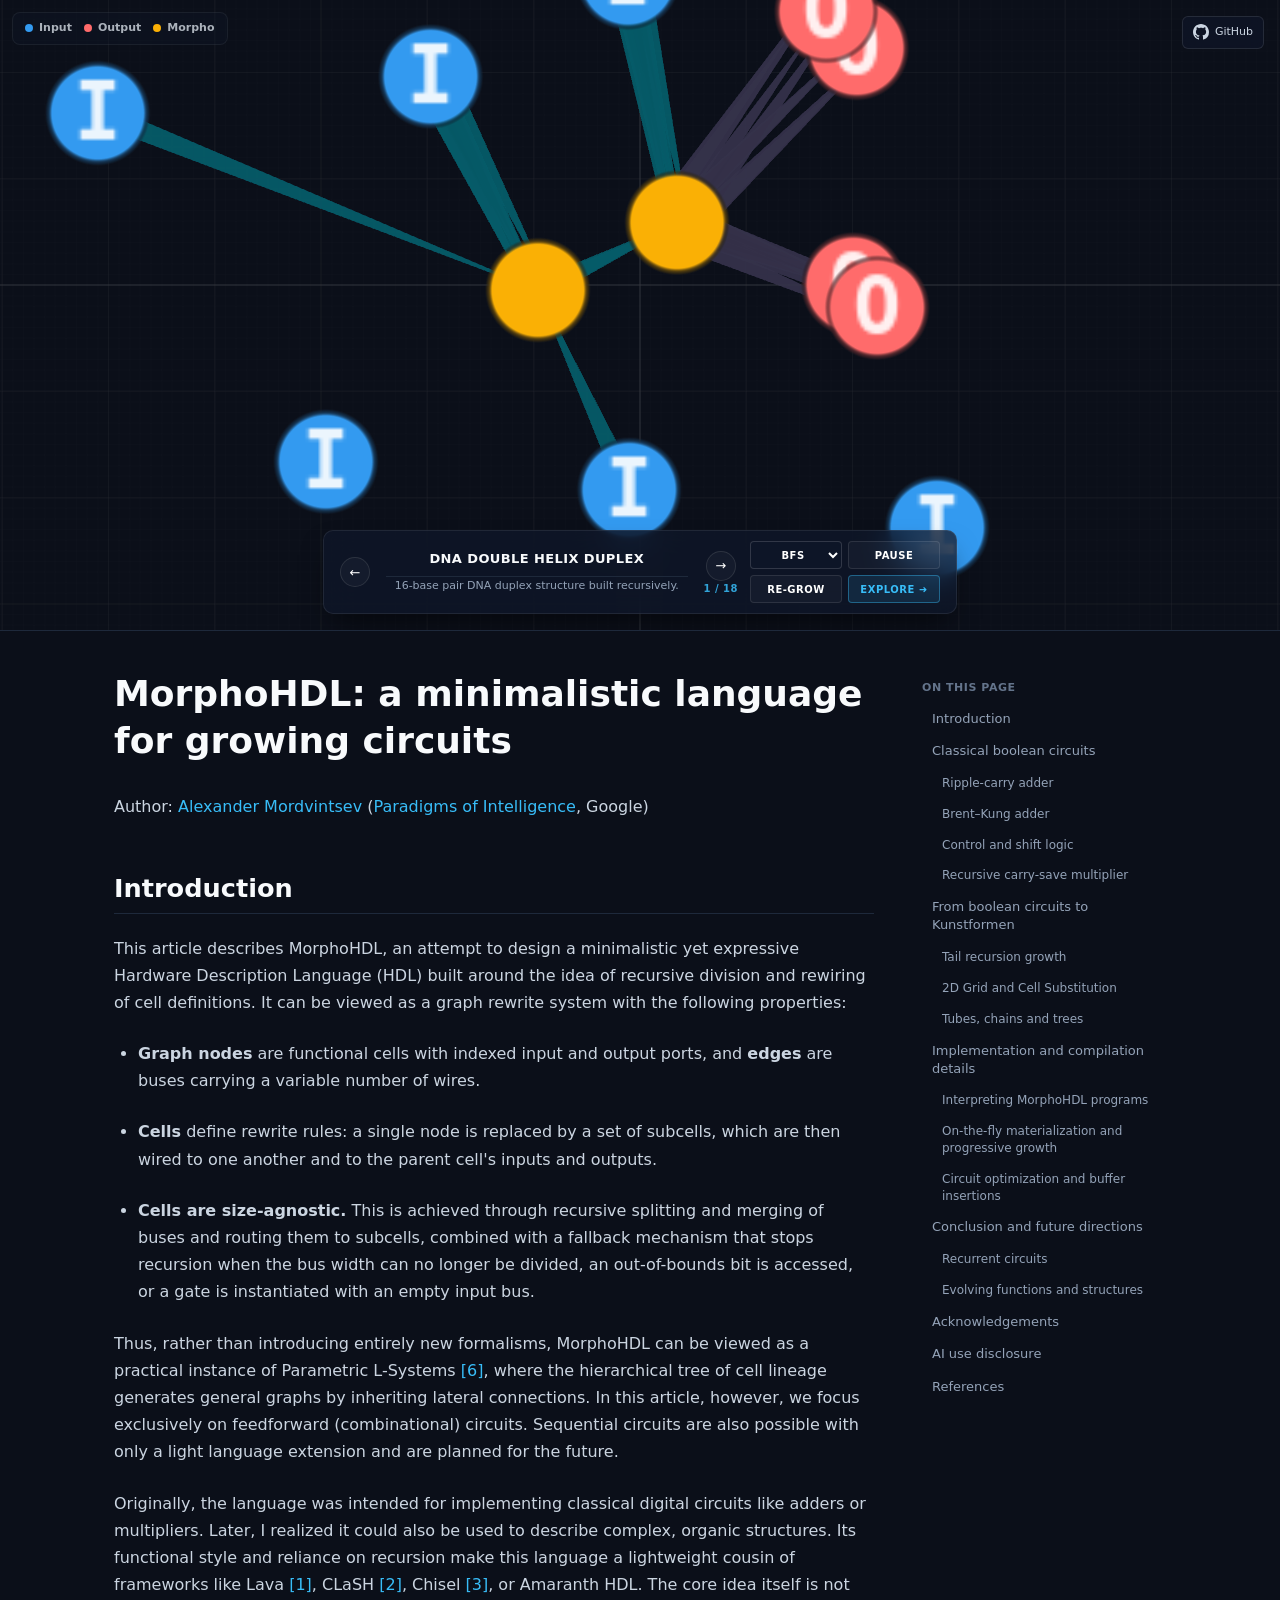
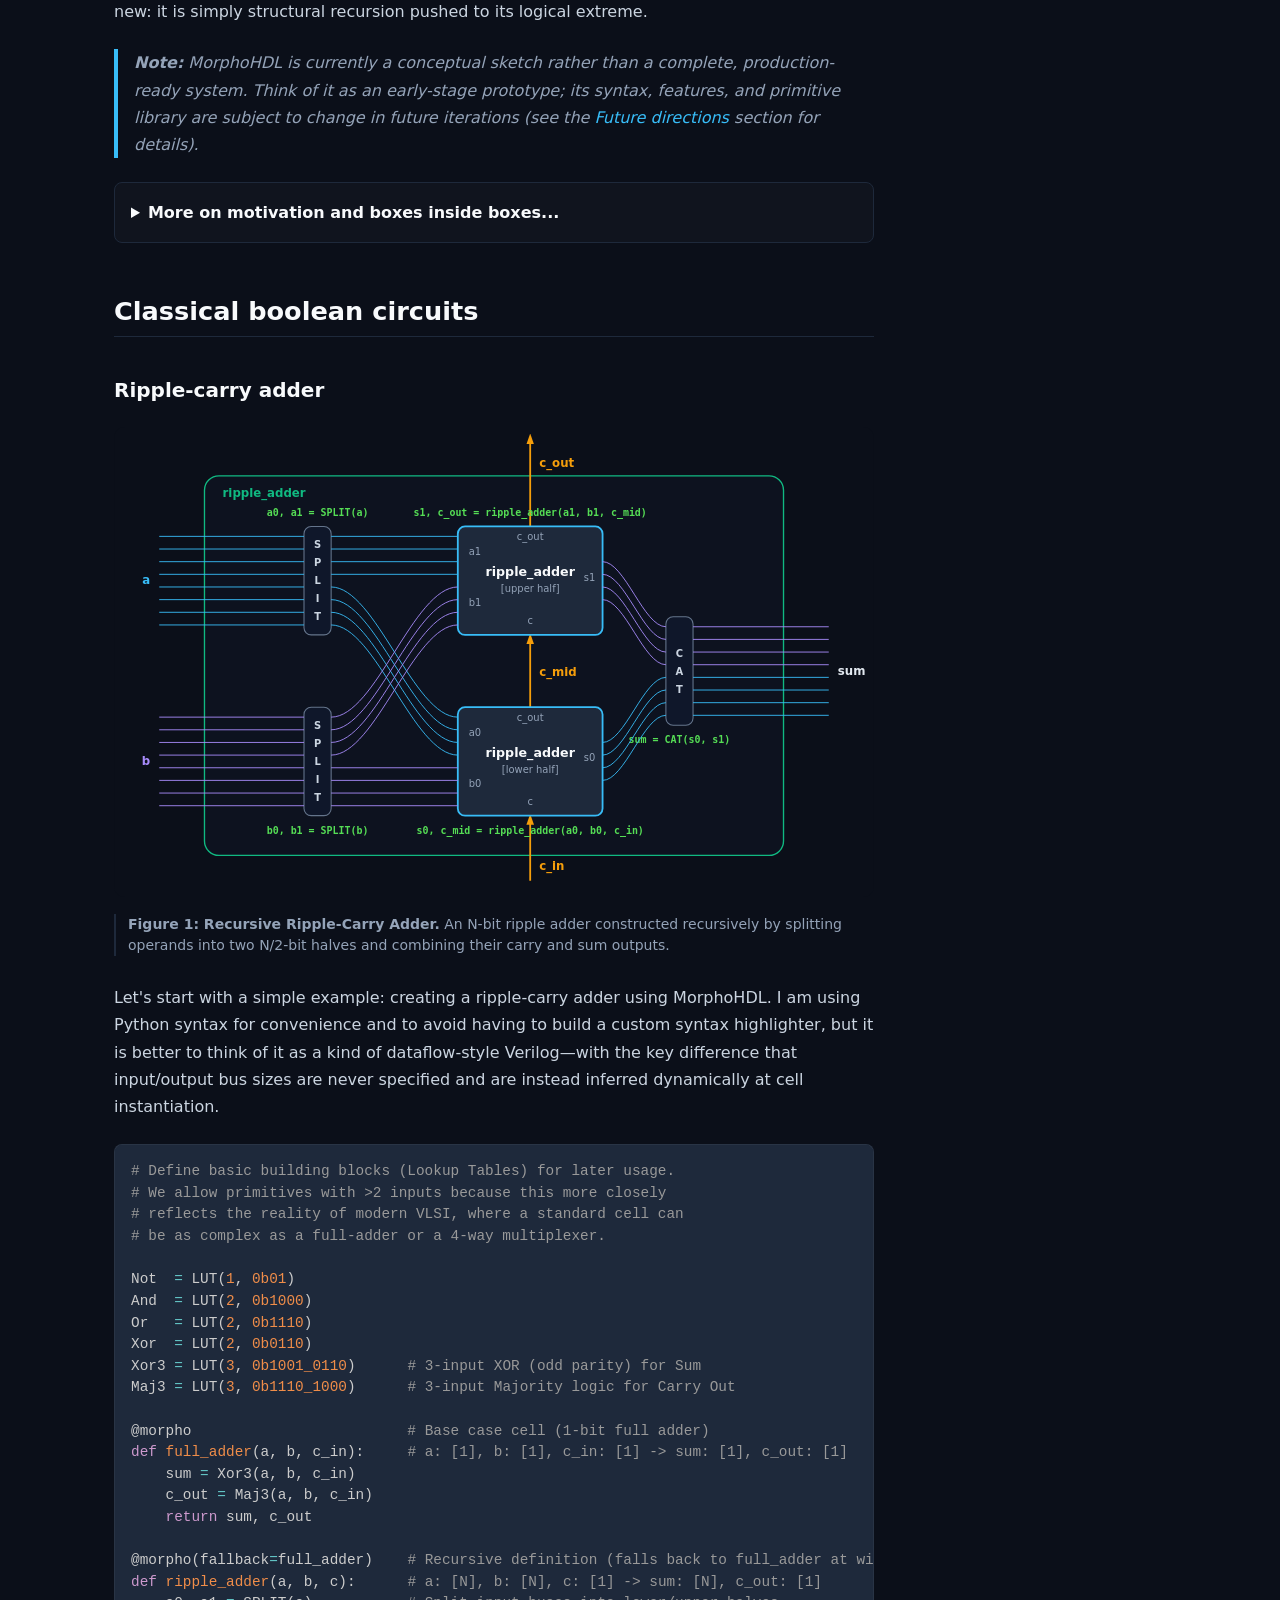
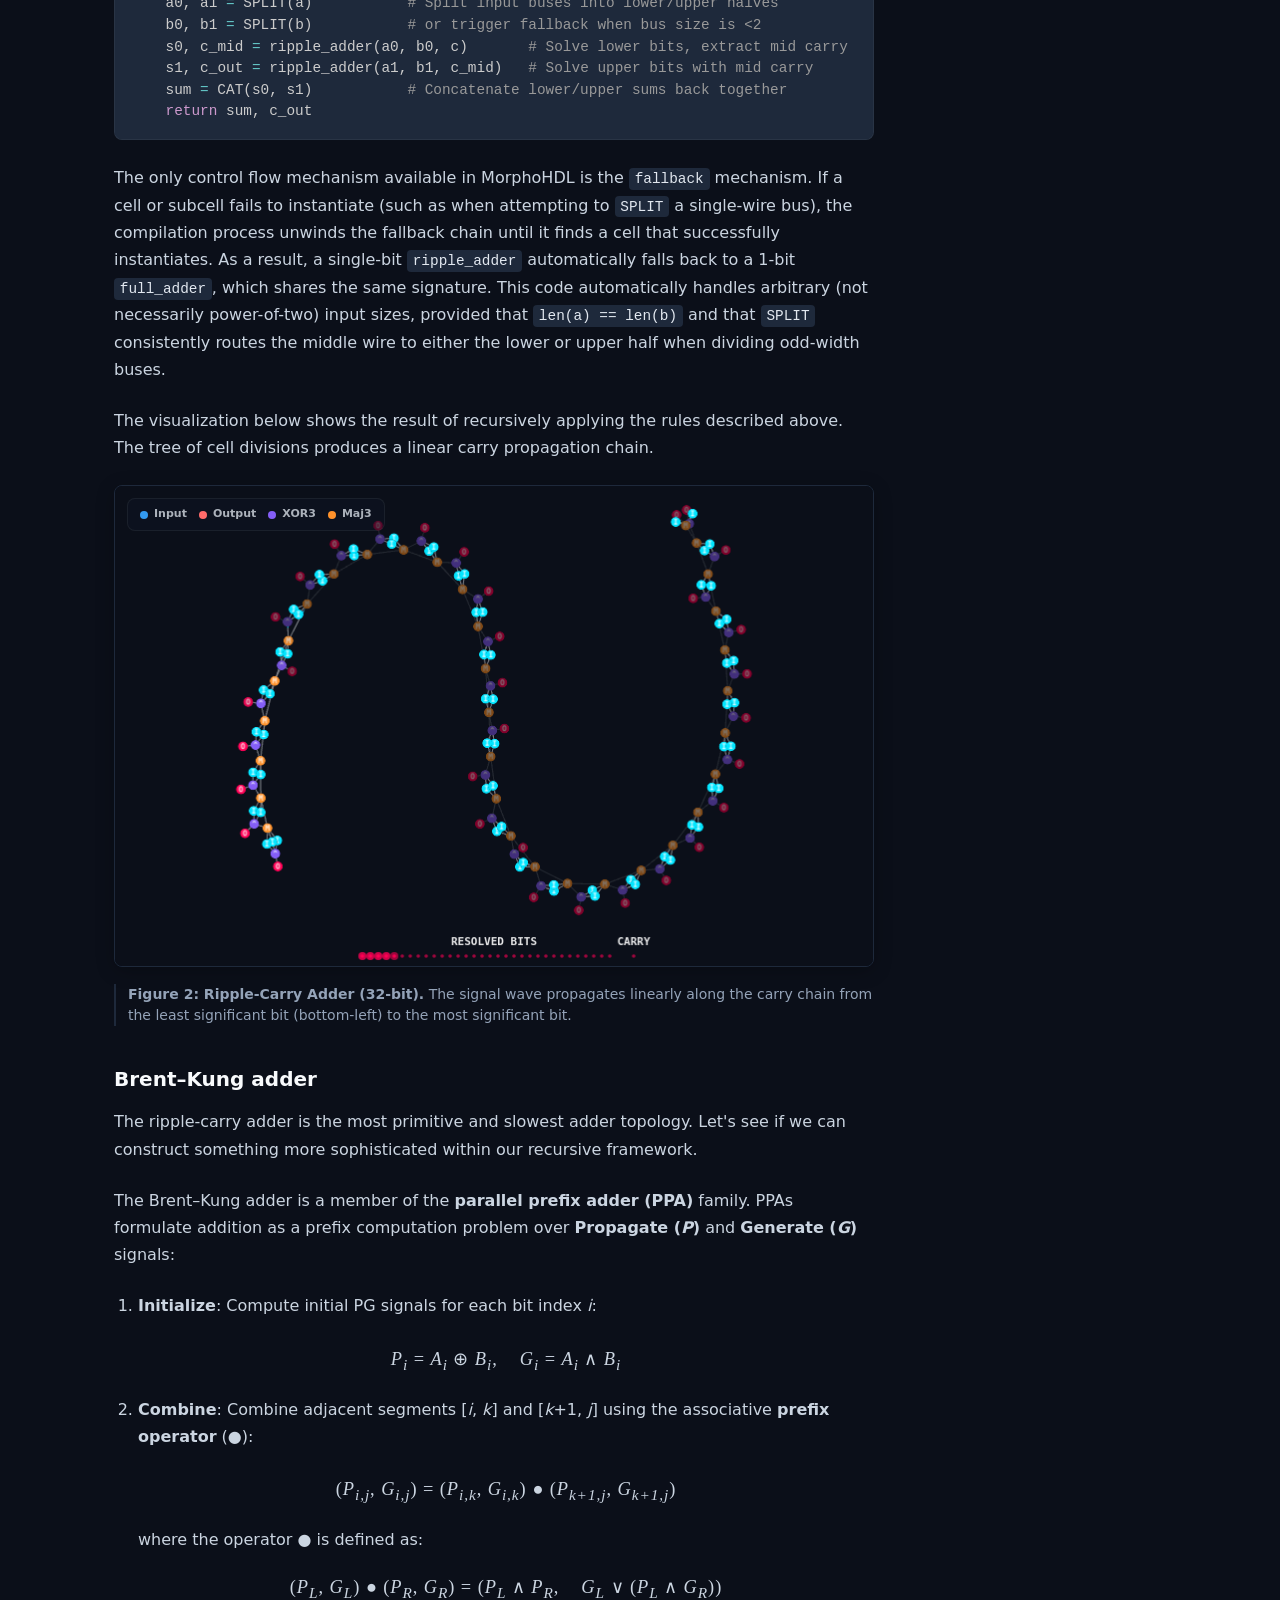
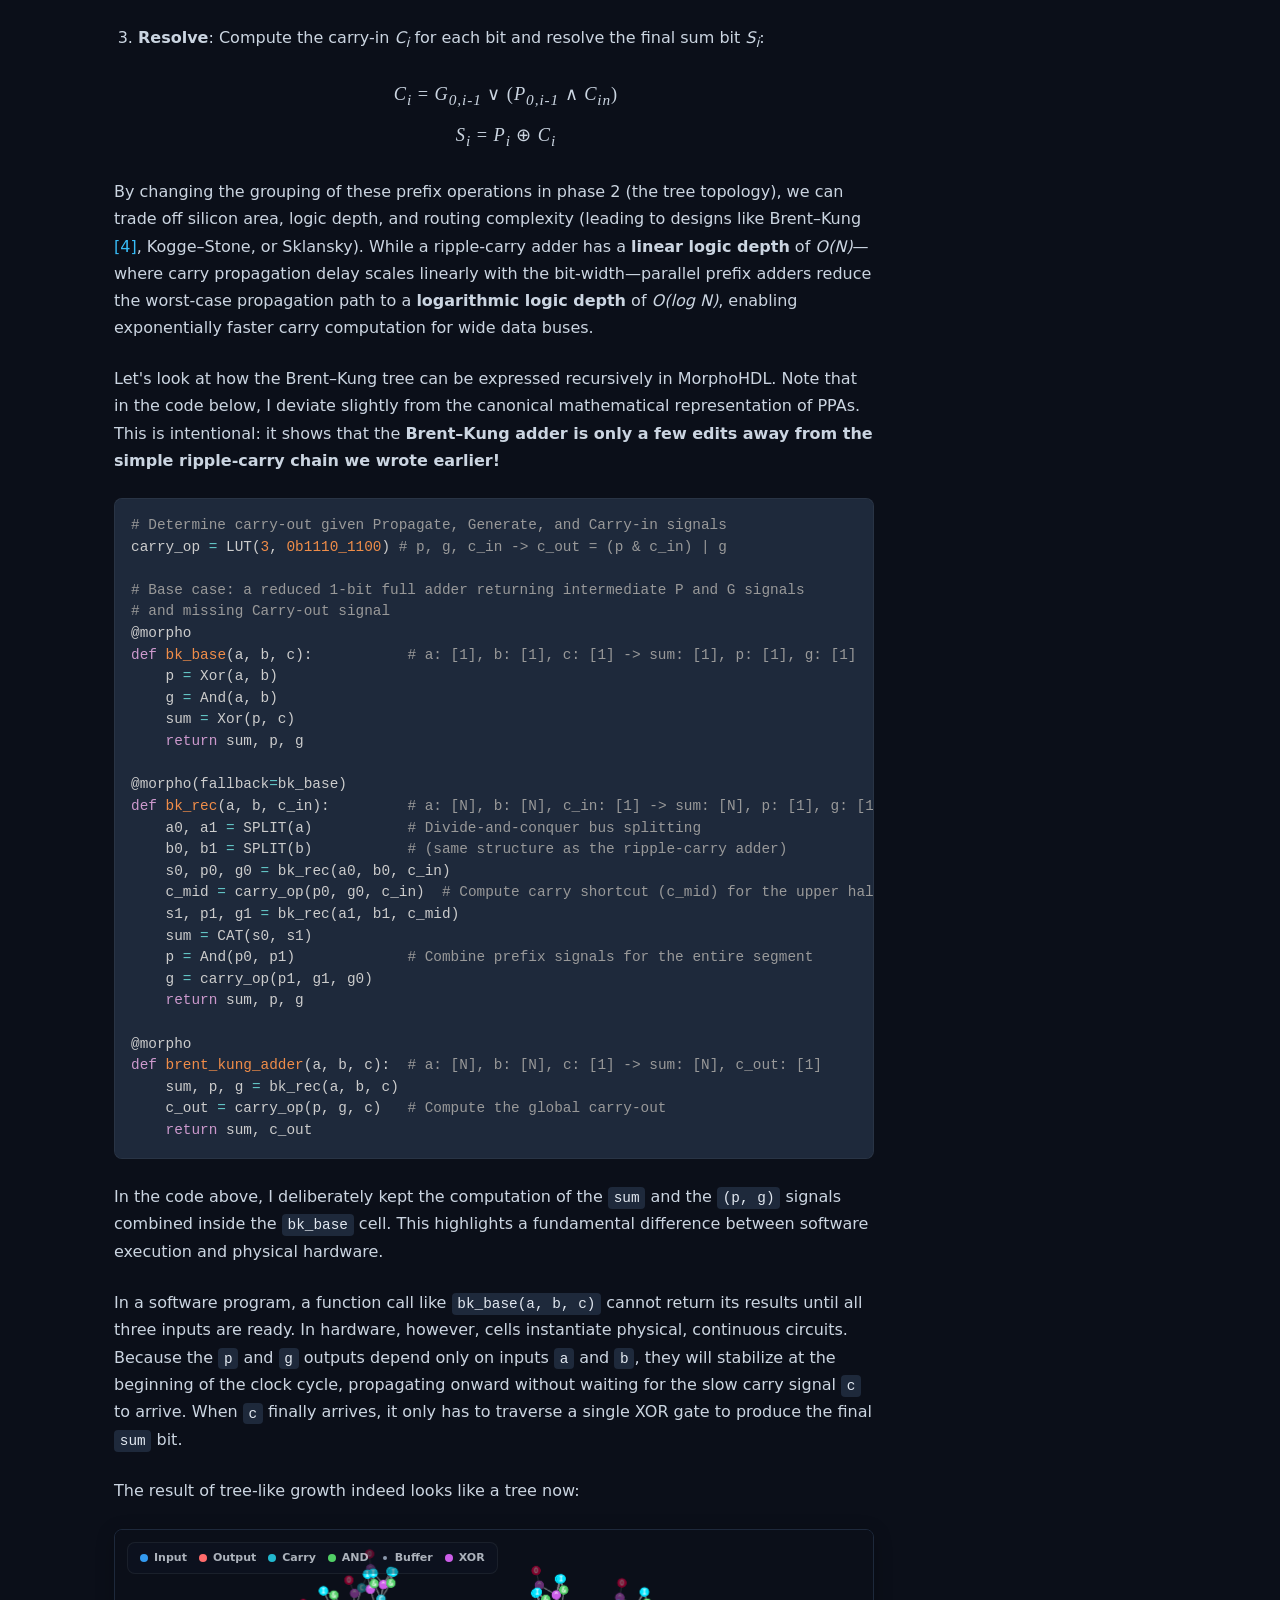
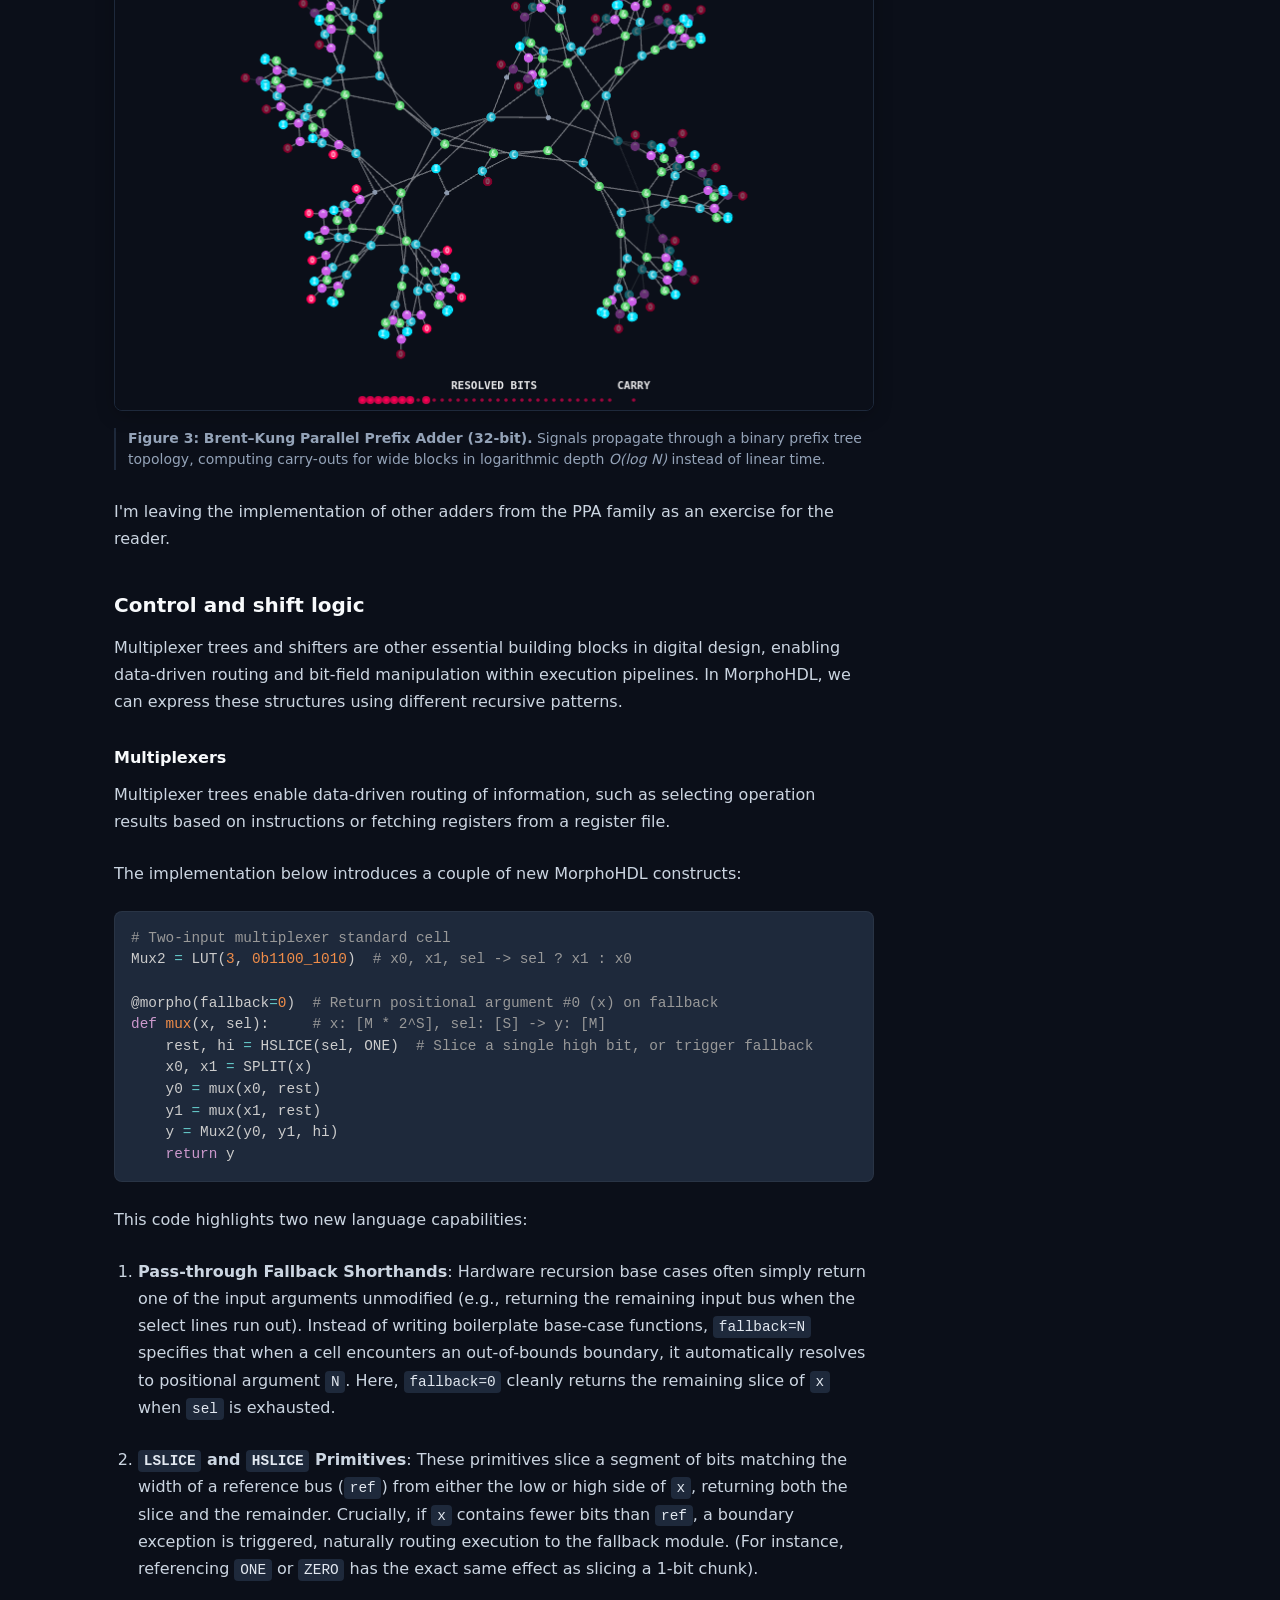
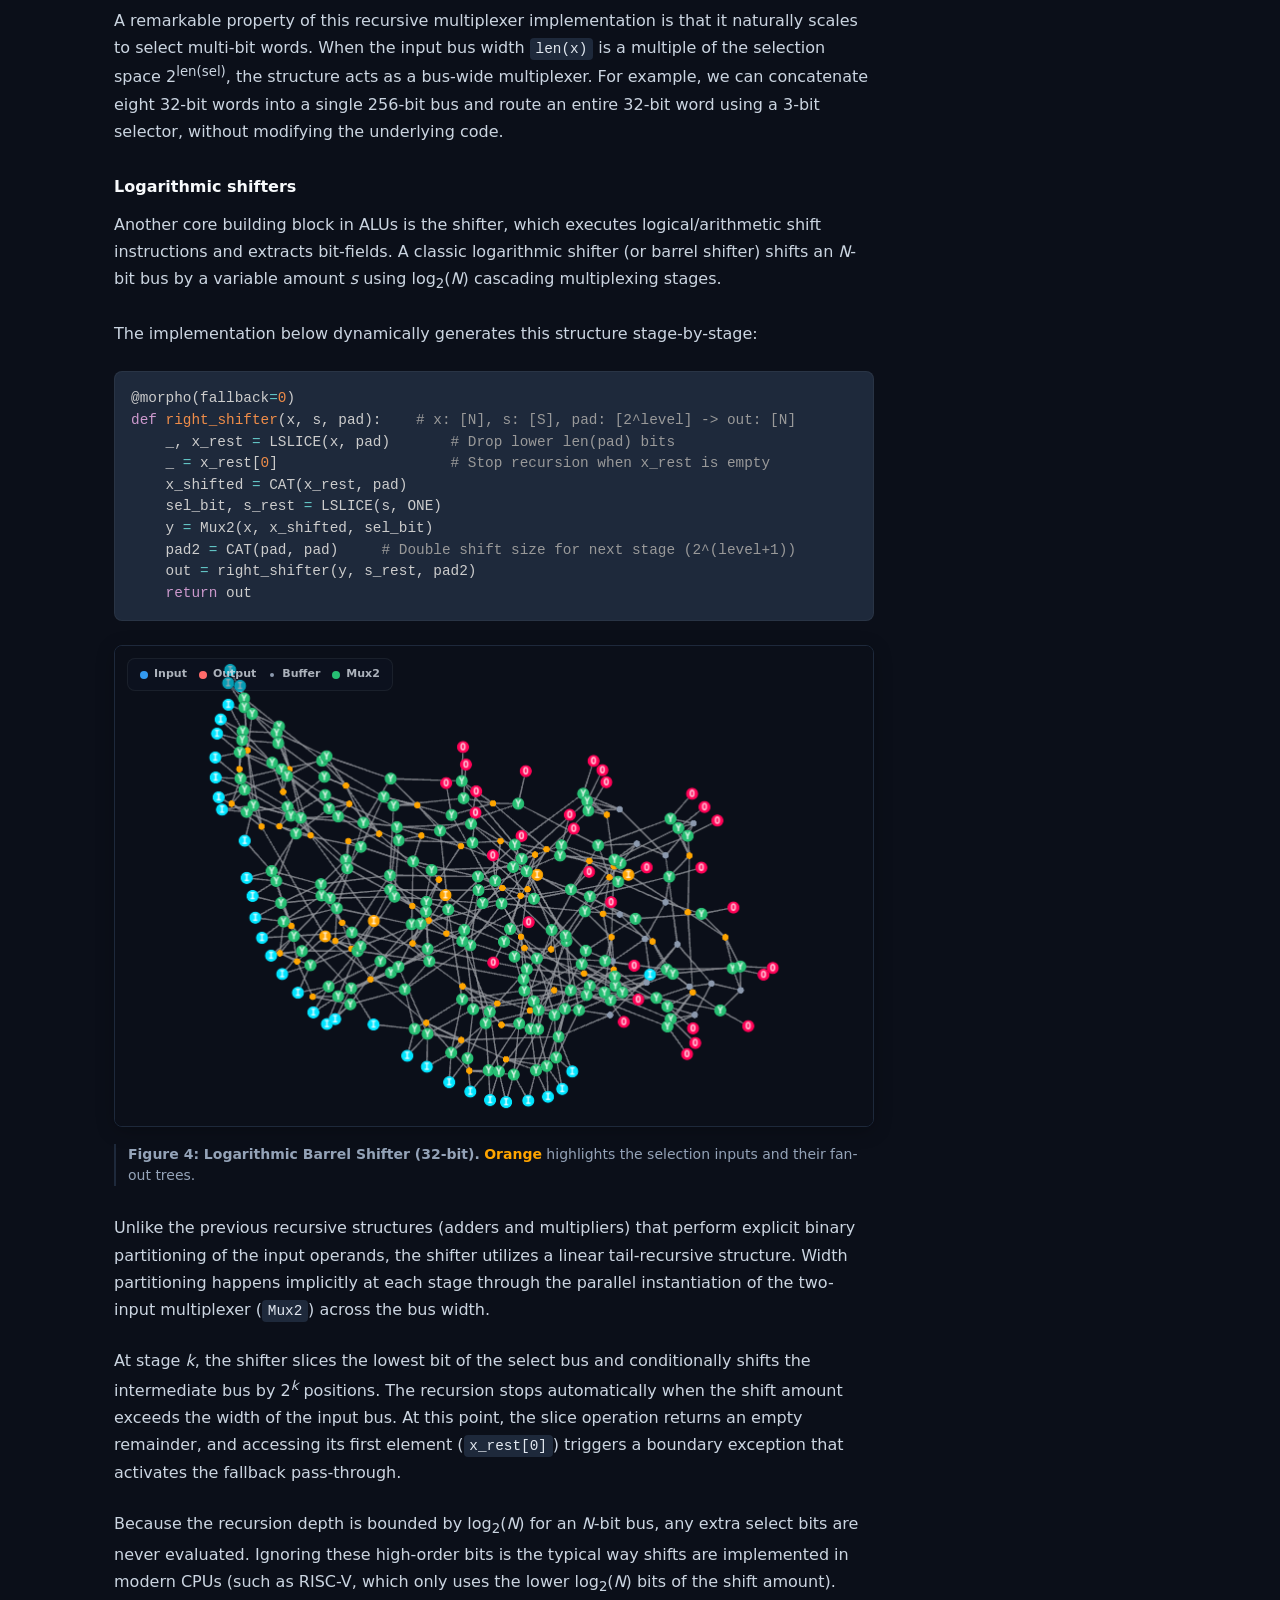
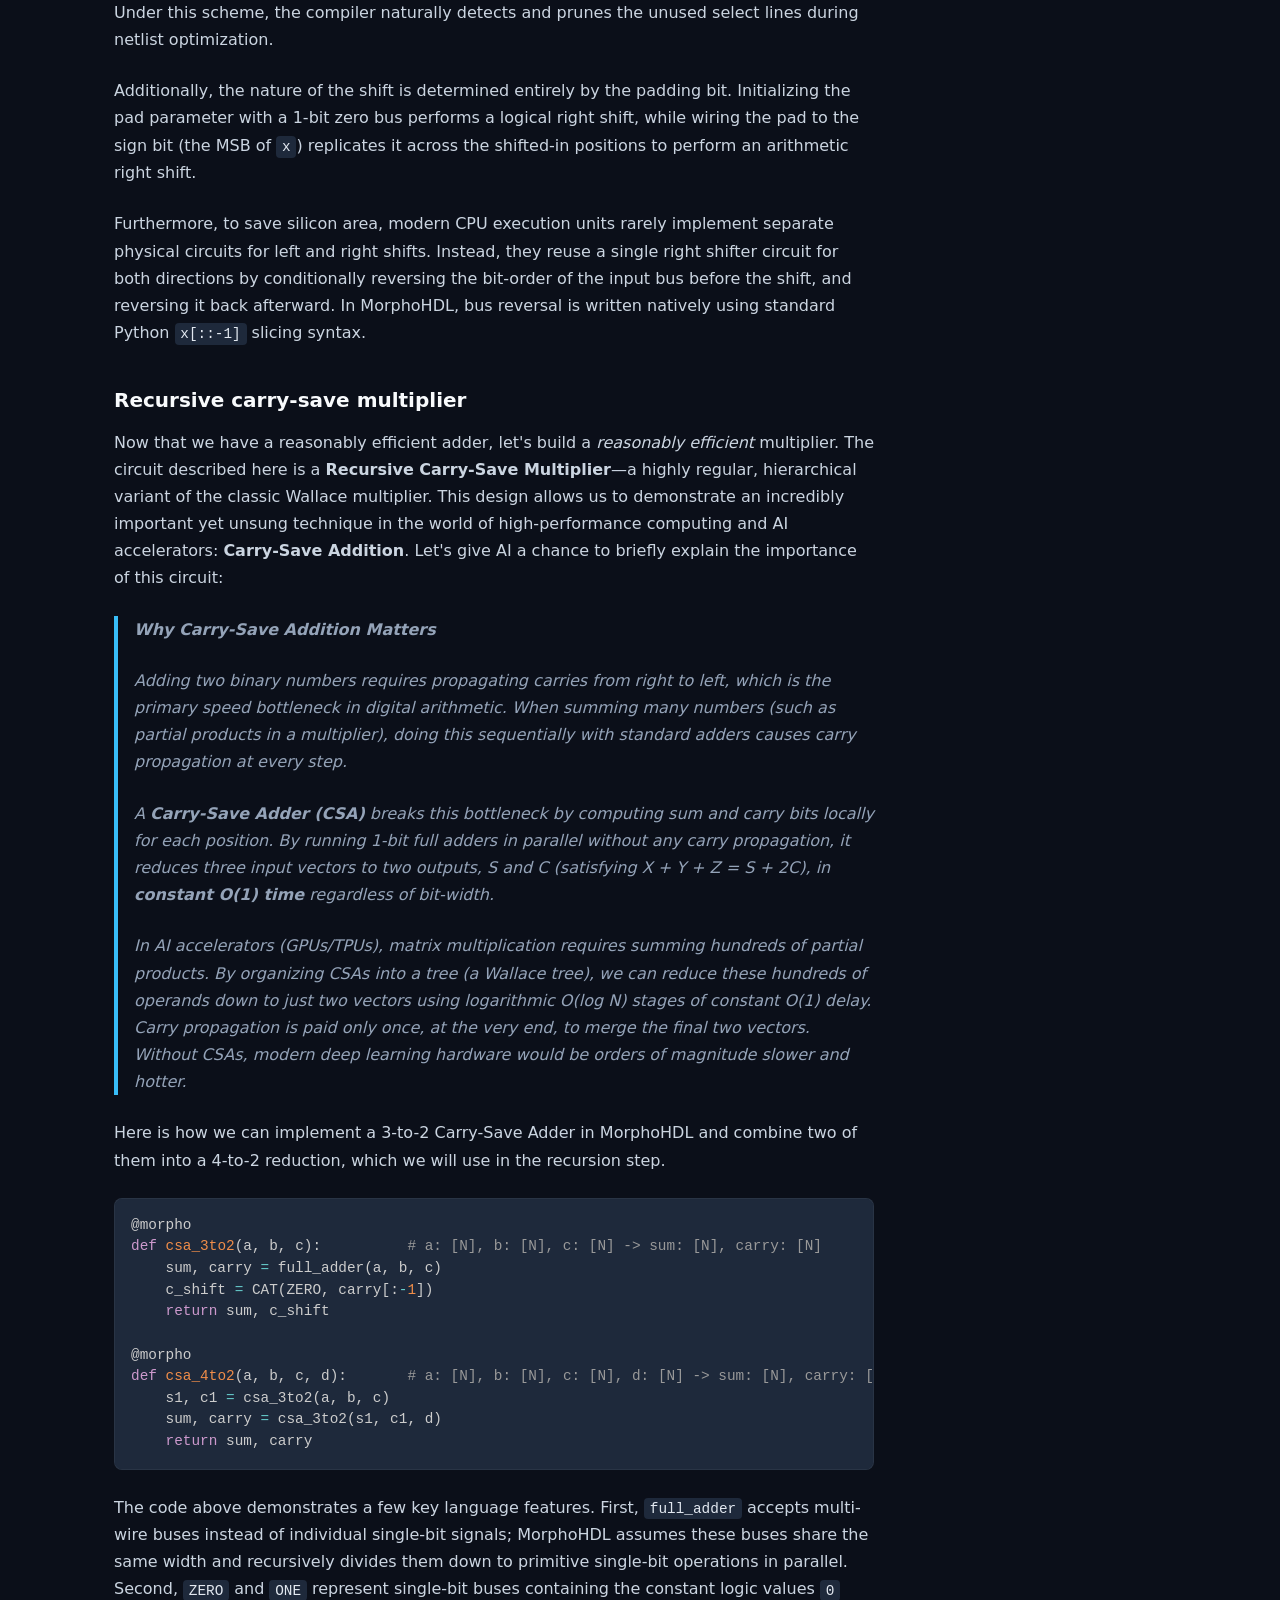
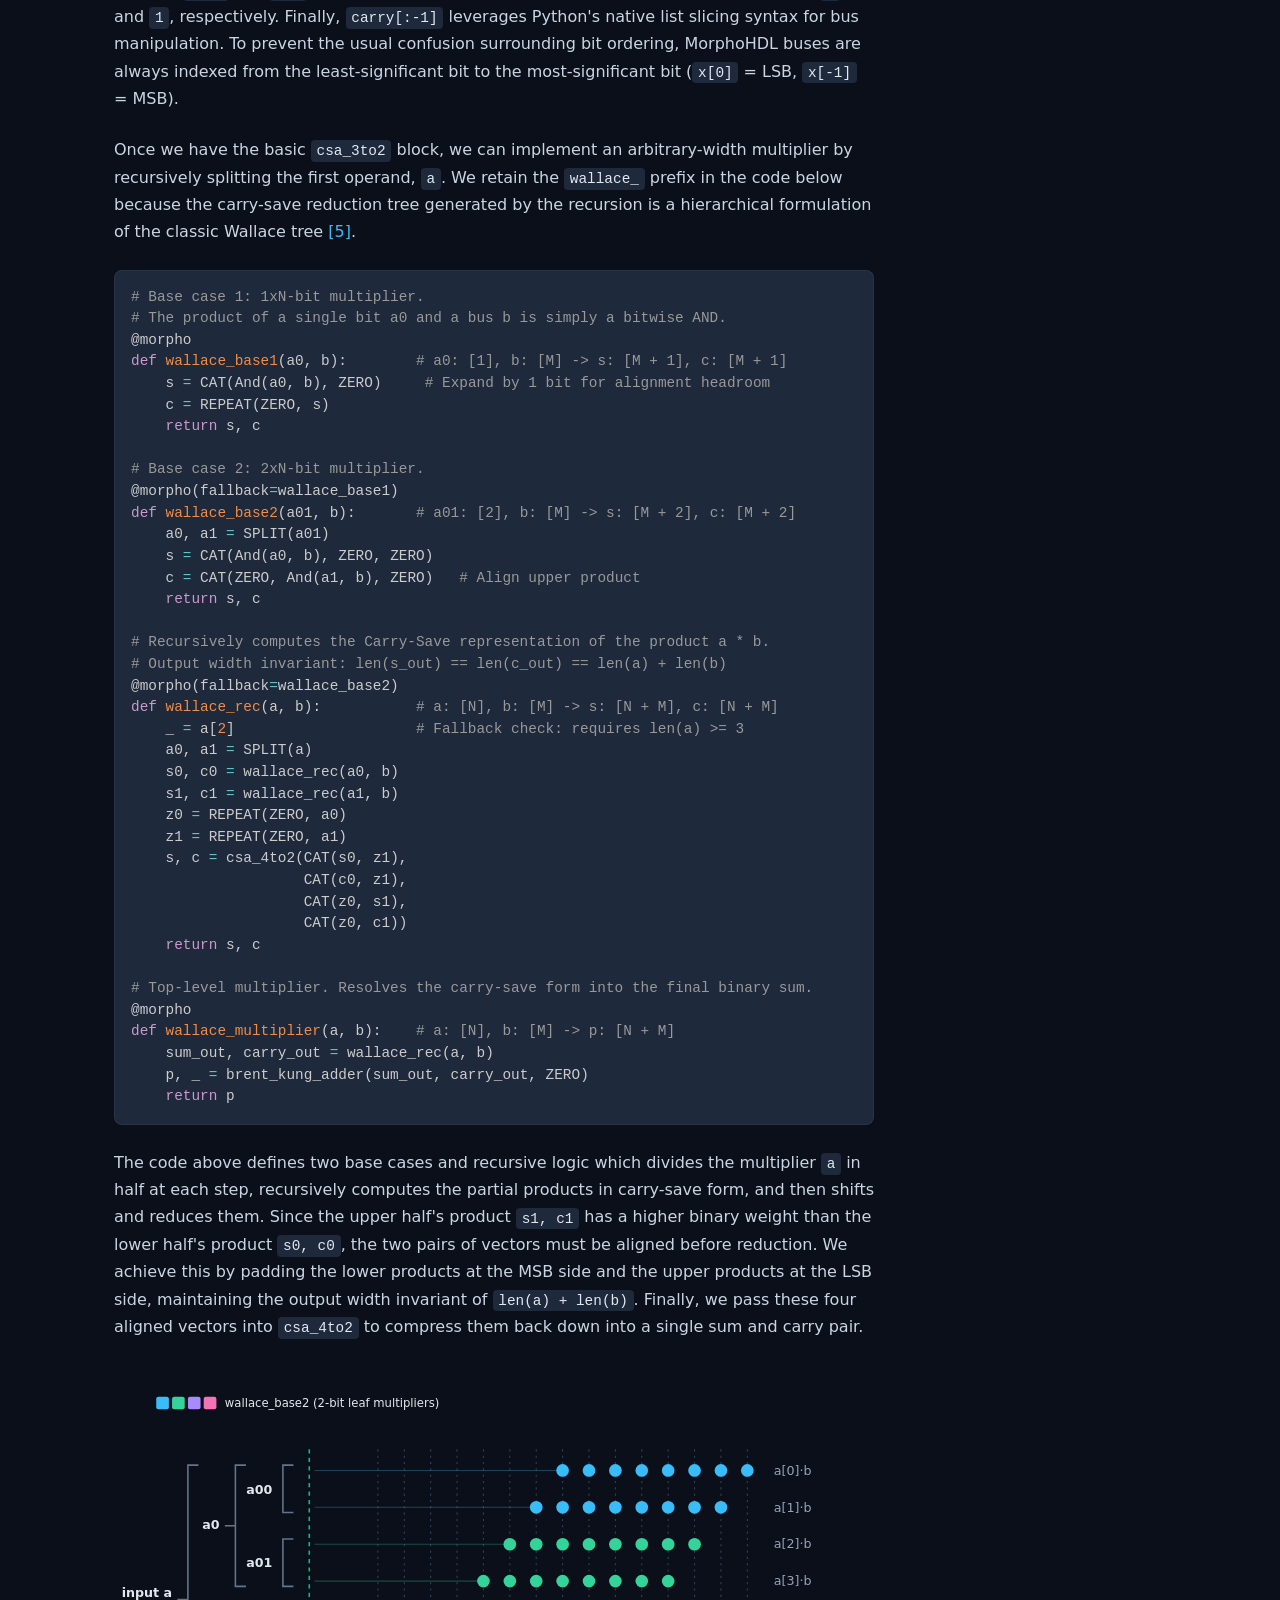
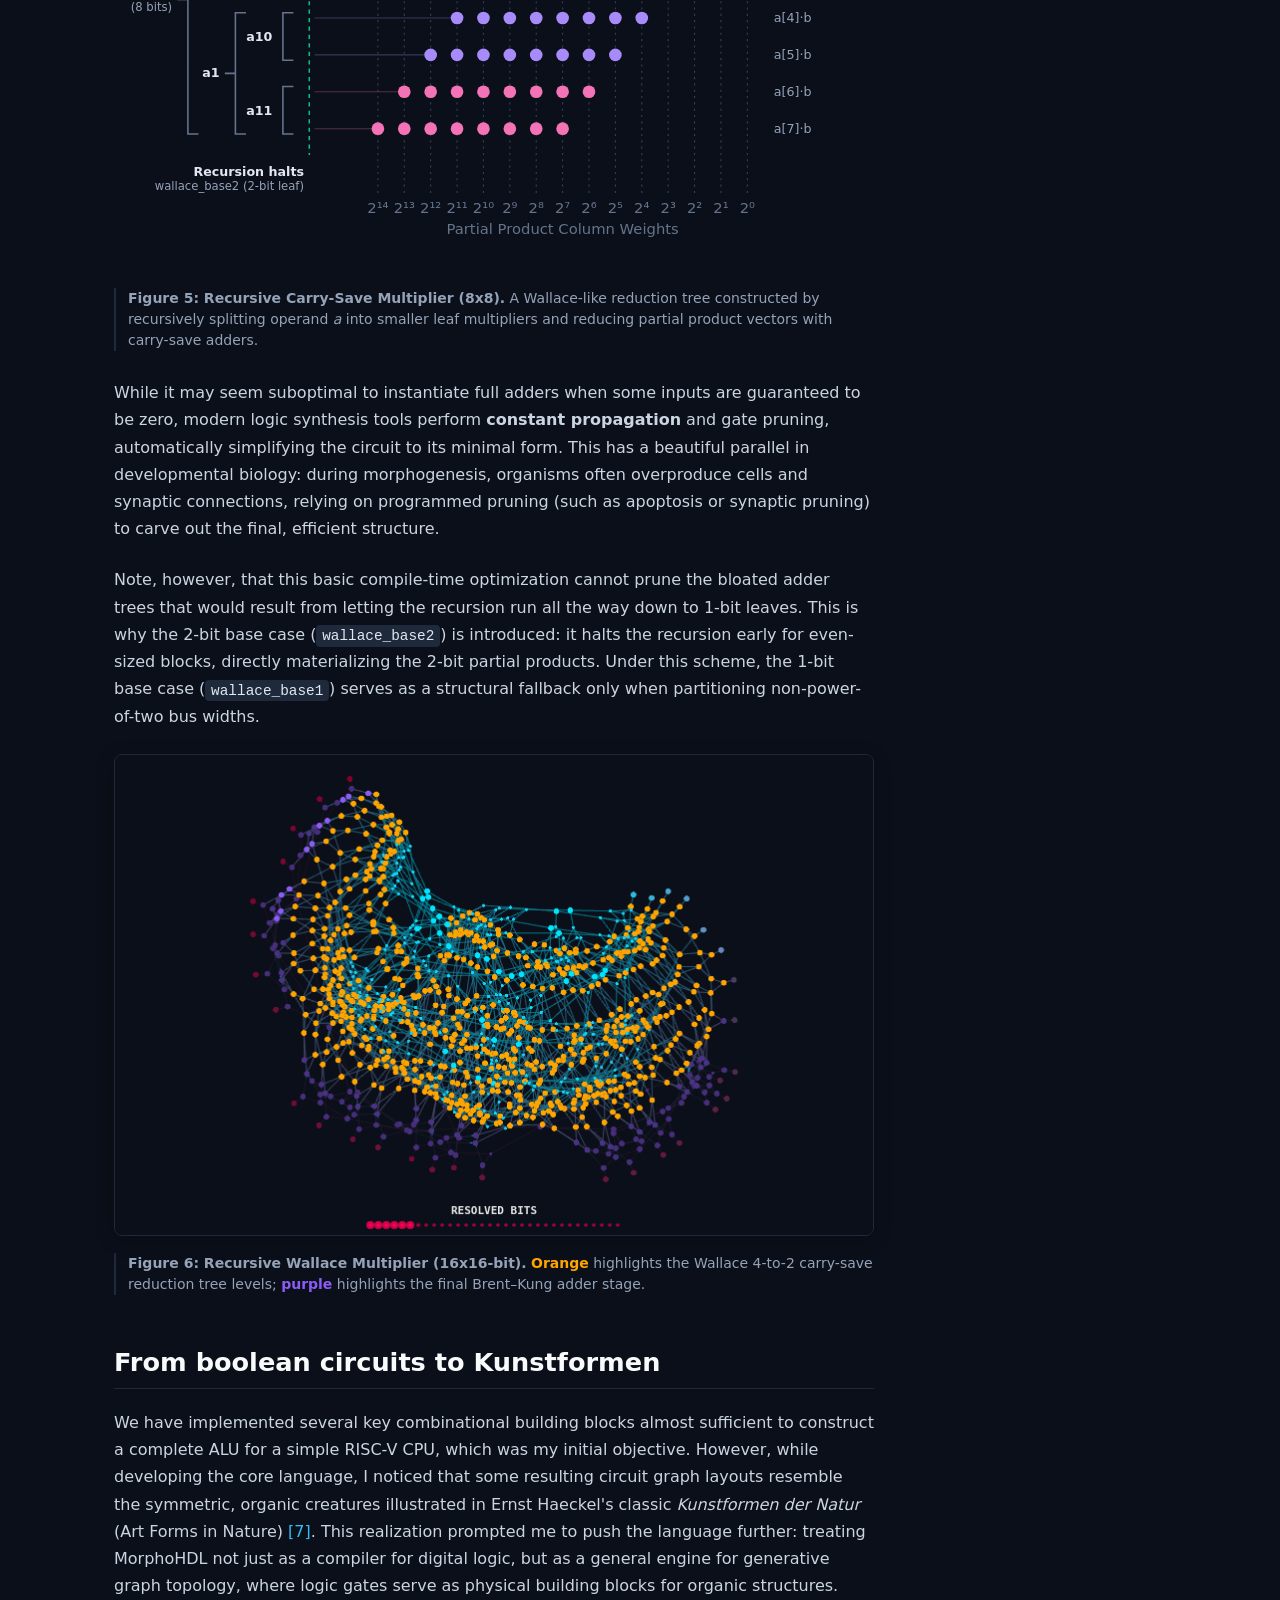
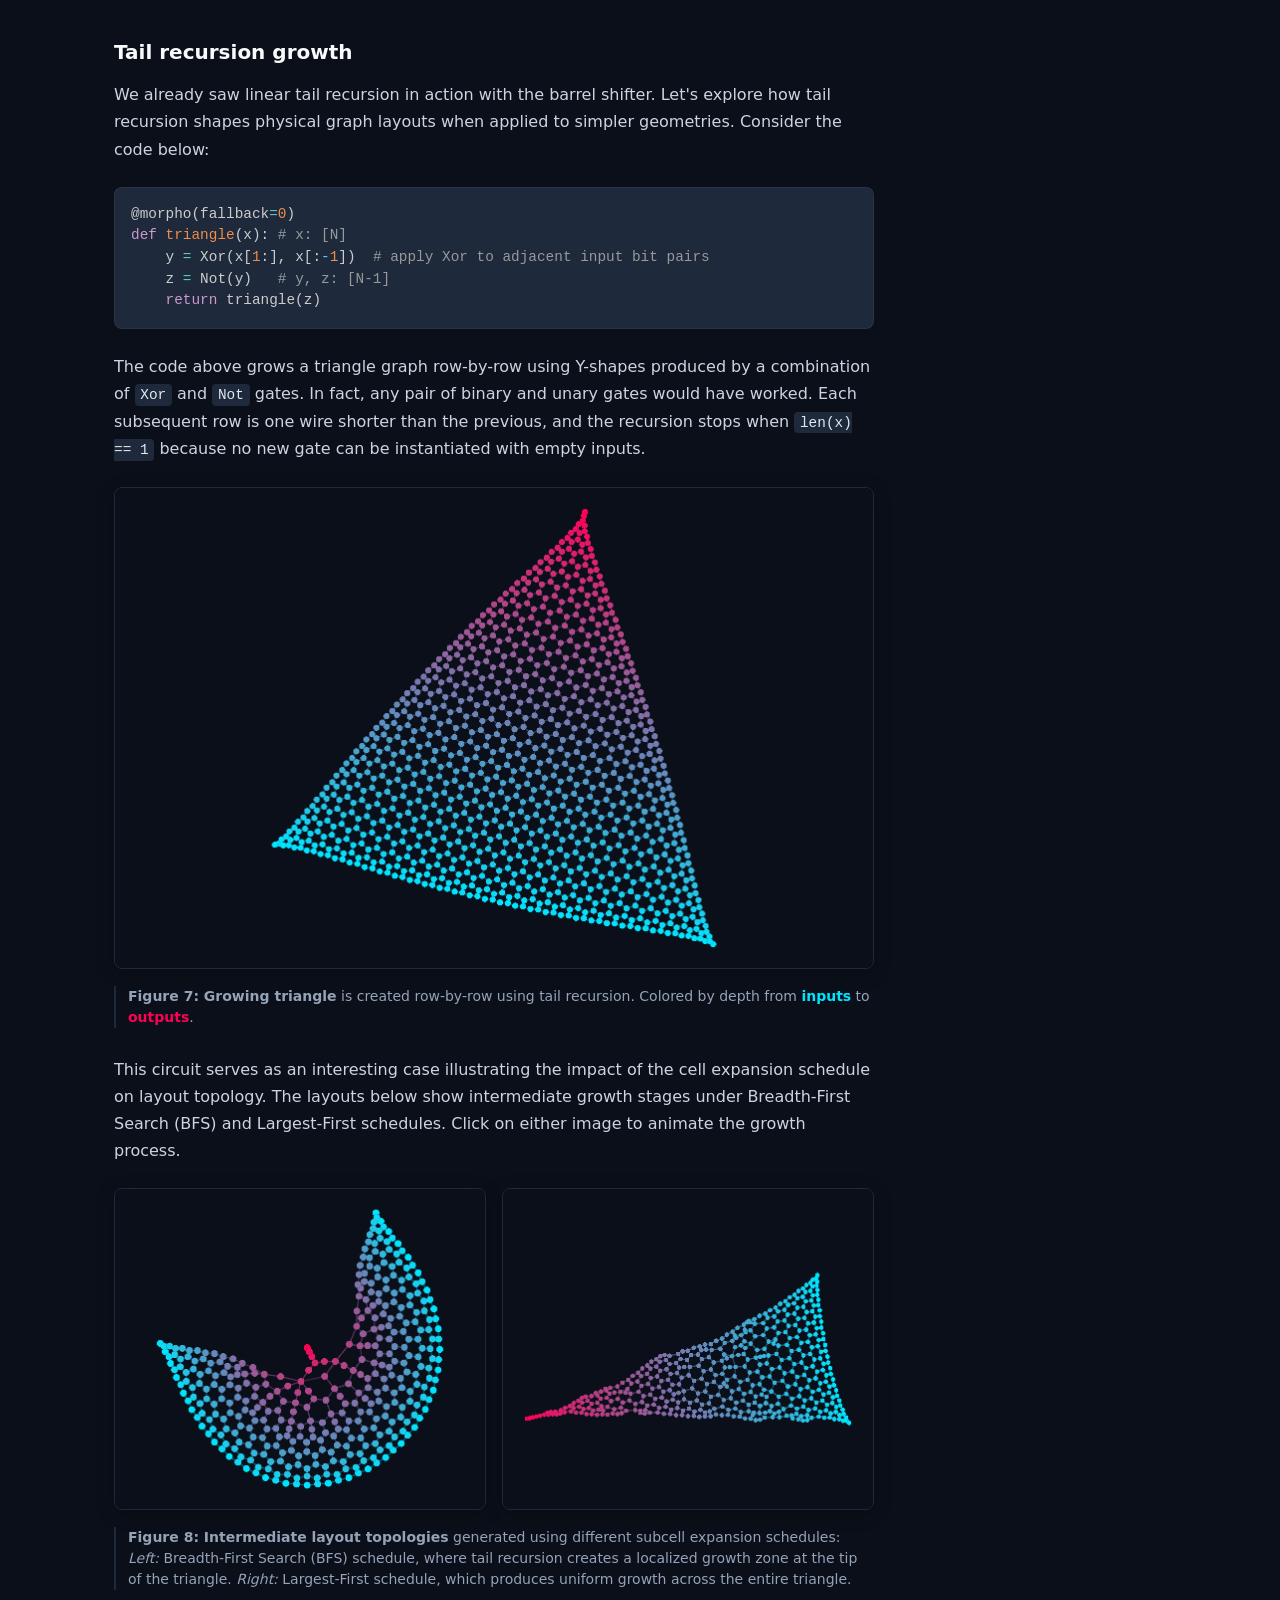
<file: index.html>
<!DOCTYPE html>
<html lang="en">

<head>
    <meta charset="UTF-8">
    <meta name="viewport" content="width=device-width, initial-scale=1.0">
    <title>MorphoHDL: a minimalistic language for growing circuits</title>
    <script src="third_party/marked/marked.min.js"></script>
    <script type="module" src="js/article.js"></script>
    <link rel="preload" href="article.md" as="fetch" crossorigin="anonymous">
    <link rel="preload" href="tiny_morpho.py" as="fetch" crossorigin="anonymous">
    <!-- PrismJS syntax highlighting (Tomorrow theme + core + Python support) -->
    <link rel="stylesheet" href="third_party/prism/prism-tomorrow.min.css">

    <script src="js/swissgl.js"></script>
    <link rel="modulepreload" href="js/viewer.js">
    <link rel="modulepreload" href="js/utils.js">

    <link rel="stylesheet" href="style.css">
</head>

<body>

    <section class="hero-section">
        <div id="hero-canvas-container" class="hero-canvas-container"></div>
        <a href="https://github.com/paradigms-of-intelligence/morpho" target="_blank" rel="noopener" class="hero-github-badge" title="View source on GitHub">
            <svg class="github-icon" viewBox="0 0 16 16" width="16" height="16" aria-hidden="true">
                <path fill="currentColor" d="M8 0C3.58 0 0 3.58 0 8c0 3.54 2.29 6.53 5.47 7.59.4.07.55-.17.55-.38 0-.19-.01-.82-.01-1.49-2.01.37-2.53-.49-2.69-.94-.09-.23-.48-.94-.82-1.13-.28-.15-.68-.52-.01-.53.63-.01 1.08.58 1.23.82.72 1.21 1.87.87 2.33.66.07-.52.28-.87.51-1.07-1.78-.2-3.64-.89-3.64-3.95 0-.87.31-1.59.82-2.15-.08-.2-.36-1.02.08-2.12 0 0 .67-.21 2.2.82.64-.18 1.32-.27 2-.27.68 0 1.36.09 2 .27 1.53-1.04 2.2-.82 2.2-.82.44 1.1.16 1.92.08 2.12.51.56.82 1.27.82 2.15 0 3.07-1.87 3.75-3.65 3.95.29.25.54.73.54 1.48 0 1.07-.01 1.93-.01 2.2 0 .21.15.46.55.38A8.013 8.013 0 0016 8c0-4.42-3.58-8-8-8z"></path>
            </svg>
            <span>GitHub</span>
        </a>
        <div class="hero-overlay">
            <div class="hero-nav">
                <button id="btn-hero-prev" class="nav-btn">&larr;</button>
                <div class="hero-info">
                    <h2 id="hero-title" class="hero-title"></h2>
                    <p id="hero-desc" class="hero-desc"></p>
                </div>
                <div id="nav-next-wrapper" class="nav-next-wrapper">
                    <button id="btn-hero-next" class="nav-btn">&rarr;</button>
                    <div id="hero-counter" class="hero-counter"></div>
                </div>
            </div>
            <div class="hero-controls">
                <select id="select-hero-method" class="control-btn">
                    <option value="bfs" selected>BFS</option>
                    <option value="largest">Largest</option>
                </select>
                <button id="btn-hero-play" class="control-btn">Pause</button>
                <button id="btn-hero-expand" class="control-btn">Re-grow</button>
                <a id="btn-hero-explore" class="control-btn explore-cta-btn" target="_blank" rel="noopener">Explore
                    ➜</a>
            </div>
        </div>
    </section>

    <div class="article-layout">
        <main>
            <div id="article-content">Loading article...</div>
        </main>
        <aside class="toc-sidebar">
            <div class="toc-title">On this page</div>
            <div id="toc-content"></div>
        </aside>
    </div>

    <!-- Mobile Table of Contents Toggle -->
    <button id="btn-toc-toggle" class="btn-toc-toggle" aria-label="Toggle Table of Contents">
        <svg width="20" height="20" viewBox="0 0 24 24" fill="none" stroke="currentColor" stroke-width="2" stroke-linecap="round" stroke-linejoin="round">
            <line x1="3" y1="12" x2="21" y2="12"></line>
            <line x1="3" y1="6" x2="21" y2="6"></line>
            <line x1="3" y1="18" x2="21" y2="18"></line>
        </svg>
    </button>

    <!-- Modal for Growth View -->
    <div id="growth-modal" class="growth-modal">
        <div class="modal-content">
            <button class="modal-close" id="btn-modal-close">&times;</button>
        </div>
    </div>

</body>

</html>
</file>
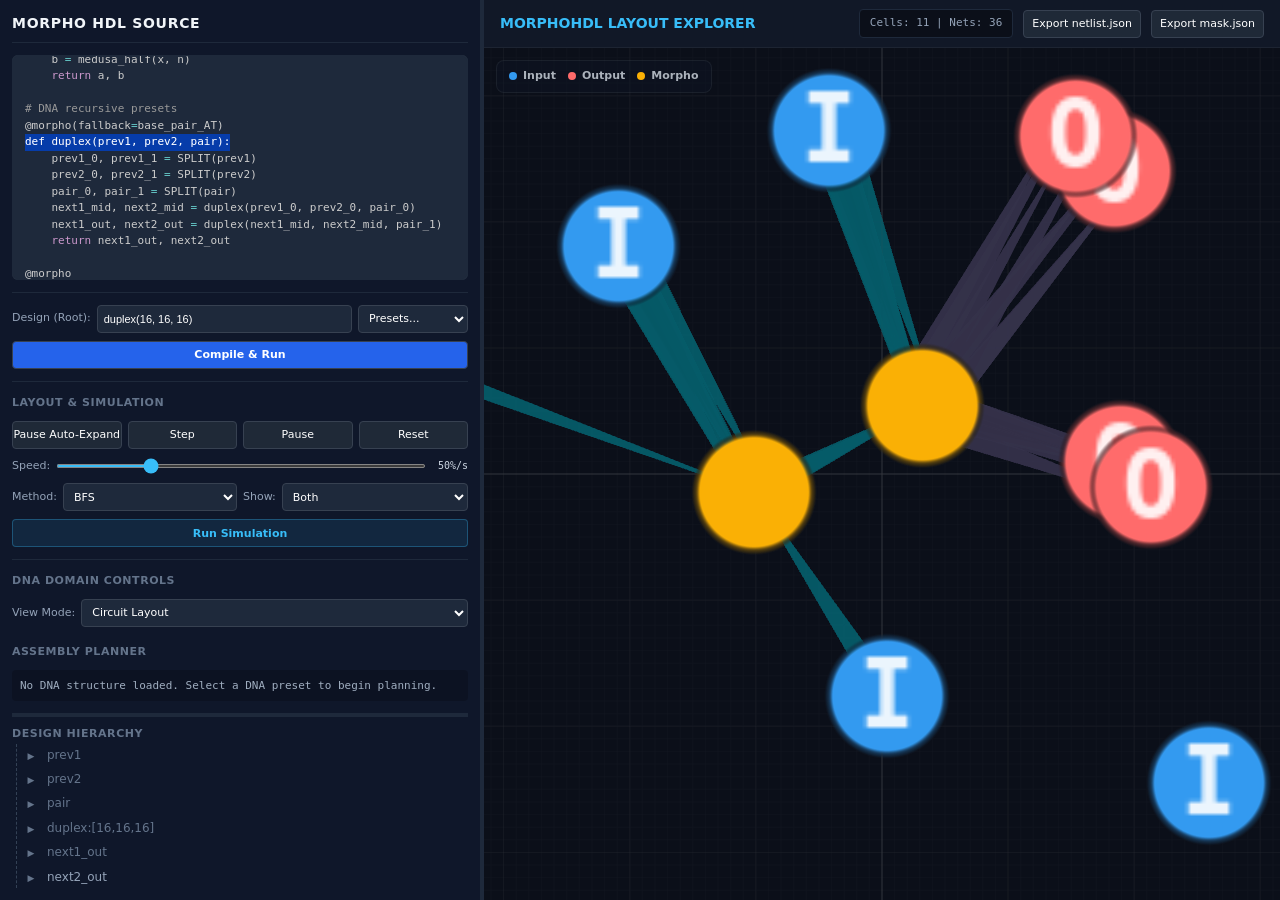
<file: demo.html>
<!DOCTYPE html>
<html lang="en">
<head>
    <meta charset="UTF-8">
    <title>Morpho Minimal Demo</title>
    <script src="js/swissgl.js"></script>
    <link rel="stylesheet" href="third_party/prism/prism-tomorrow.min.css">
    <link rel="stylesheet" href="style.css">
</head>
<body class="explorer-app">
    <div id="sidebar">
        <div id="sidebar-title">Morpho HDL Source</div>
            <div class="code-editor-container">
                <pre id="code-highlight-backdrop" class="language-python"><code id="code-highlight-content"></code></pre>
                <textarea id="code-editor" wrap="off" spellcheck="false"></textarea>
            </div>
            
            <div id="compiler-controls" class="demo-section">
                <div class="demo-row">
                    <label for="input-design-preset">Design (Root):</label>
                    <input type="text" id="input-design-preset" class="demo-input" placeholder="e.g. ripple_adder(32, 32, 1)">
                    <select id="select-design-preset" class="demo-select preset-select">
                        <option value="" disabled selected>Presets...</option>
                    </select>
                </div>
                <button id="btn-compile" class="demo-btn btn-primary">Compile & Run</button>
                <div id="compile-error"></div>
            </div>

            <div id="simulation-controls" class="demo-section">
                <div class="demo-section-title">Layout & Simulation</div>
                
                <div class="demo-group">
                    <button id="btn-auto-expand" title="Play Auto-Expand" class="demo-btn">Auto</button>
                    <button id="btn-expand" title="Step Layout" class="demo-btn">Step</button>
                    <button id="btn-toggle" title="Pause/Resume Layout" class="demo-btn">Pause</button>
                    <button id="btn-reset" title="Reset Layout" class="demo-btn">Reset</button>
                </div>

                <div class="demo-row">
                    <label for="range-speed">Speed:</label>
                    <input type="range" id="range-speed" class="demo-range" min="1" max="200" step="1" value="50">
                    <span id="val-speed">50%/s</span>
                </div>

                <div class="demo-group">
                    <div class="demo-row">
                        <label for="select-method">Method:</label>
                        <select id="select-method" class="demo-select">
                            <option value="bfs" selected>BFS</option>
                            <option value="largest">Heap</option>
                        </select>
                    </div>
                    <div class="demo-row">
                        <label for="select-visibility">Show:</label>
                        <select id="select-visibility" class="demo-select">
                            <option value="both">Both</option>
                            <option value="nodes">Nodes</option>
                            <option value="wires">Wires</option>
                        </select>
                    </div>
                </div>

                <button id="btn-simulate" class="demo-btn btn-accent">Run Logic Simulation</button>
            </div>

            <div id="dna-controls" class="demo-section">
                <div class="demo-section-title">DNA Domain Controls</div>
                <div class="demo-row">
                    <label for="select-dna-mode">View Mode:</label>
                    <select id="select-dna-mode" class="demo-select">
                        <option value="circuits" selected>Circuit Layout</option>
                        <option value="topological">Topological Mode</option>
                        <option value="helical">Helical Mode</option>
                        <option value="assembly">Assembly Mode</option>
                    </select>
                </div>
                <div class="demo-divider"></div>
                <div class="demo-section-title">Assembly Planner</div>
                <div id="assembly-planner-report" style="font-family: monospace; font-size: 11px; background: rgba(0,0,0,0.2); padding: 8px; border-radius: 4px; max-height: 250px; overflow-y: auto; color: #a0aec0; line-height: 1.4;">
                    No DNA structure loaded.
                </div>
            </div>

            <div id="tree-resizer"></div>

            <div id="tree-section">
                <div class="demo-section-title">Design Hierarchy</div>
                <div id="cell-tree"></div>
            </div>
        </div>
        <div id="sidebar-resizer"></div>
        <div id="main-container">
            <div id="controls">
                <span class="explorer-title">MORPHOHDL LAYOUT EXPLORER</span>
                <div class="explorer-actions">
                    <span id="stats"></span>
                    <button id="btn-export-json" class="demo-btn">Export netlist.json</button>
                    <button id="btn-export-mask" class="demo-btn">Export mask.json</button>
                </div>
            </div>
            <div id="canvas-container">
            <canvas id="gl-canvas"></canvas>
            <canvas id="canvas"></canvas>
            <div id="node-tooltip"></div>
        </div>
    </div>
 
    <script type="module" src="js/demo.js"></script>
</body>
</html>
</file>
<file: style.css>
/* --- Design Tokens & Variables --- */
:root {
    --bg-color: #0b0f19;
    --text-color: #cbd5e1;
    --text-heading: #f8fafc;
    --accent-color: #38bdf8;
    --accent-hover: #0284c7;
    --code-bg: #1e293b;
    --border-color: #1e293b;

    /* Interactive Explorer specific tokens */
    --sidebar-bg: #0f172a;
    --control-bg: #111827;
    --btn-bg: #1f2937;
    --btn-border: #374151;
    --btn-hover: #374151;
    --btn-border-hover: #4b5563;
    --btn-active: #2563eb;
    --btn-active-border: #3b82f6;
}

/* --- Base & Global Elements --- */
html {
    scroll-behavior: smooth;
}

body {
    margin: 0;
    background-color: var(--bg-color);
    color: var(--text-color);
    font-family: system-ui, -apple-system, BlinkMacSystemFont, "Segoe UI", Roboto, "Helvetica Neue", Arial, sans-serif;
    line-height: 1.7;
    font-size: 16px;
    counter-reset: figure;
}

body.explorer-app {
    display: flex;
    flex-direction: row;
    height: 100vh;
    overflow: hidden;
  }

h1, h2, h3, h4, h5, h6 {
    color: var(--text-heading);
    font-weight: 700;
    line-height: 1.3;
    margin-top: 2em;
    margin-bottom: 0.8em;
}

h1 {
    font-size: 2.25rem;
    margin-top: 0em;
}

h2 {
    font-size: 1.6rem;
    border-bottom: 1px solid var(--border-color);
    padding-bottom: 8px;
}

h3 {
    font-size: 1.25rem;
}

p {
    margin-top: 0;
    margin-bottom: 1.5em;
}

a {
    color: var(--accent-color);
    text-decoration: none;
    transition: color 0.15s ease;
}

a:hover {
    color: var(--accent-hover);
    text-decoration: underline;
}

code {
    font-family: SFMono-Regular, Consolas, Monaco, "Liberation Mono", Menlo, monospace;
    background-color: var(--code-bg);
    padding: 0.2em 0.4em;
    border-radius: 4px;
    font-size: 0.9em;
    color: #e2e8f0;
}

pre {
    background-color: var(--code-bg);
    padding: 16px;
    border-radius: 8px;
    overflow-x: auto;
    border: 1px solid rgba(255, 255, 255, 0.05);
    margin: 1.5em 0;
}

pre code {
    background-color: transparent;
    padding: 0;
    border-radius: 0;
    font-size: 0.9rem;
    color: inherit;
    display: block;
    line-height: 1.5;
}

/* Override Prism Pre/Code backgrounds */
pre[class*="language-"] {
    background-color: var(--code-bg) !important;
    border: 1px solid rgba(255, 255, 255, 0.05) !important;
    border-radius: 8px;
    margin: 1.5em 0;
    padding: 16px;
}

code[class*="language-"] {
    background-color: transparent !important;
    text-shadow: none !important;
    font-size: 0.9rem;
}

blockquote {
    margin: 1.5em 0;
    padding-left: 16px;
    border-left: 4px solid var(--accent-color);
    color: #94a3b8;
    font-style: italic;
}

ul, ol {
    margin-top: 0;
    margin-bottom: 1.5em;
    padding-left: 24px;
}

li {
    margin-bottom: 0.5em;
}

table {
    width: 100%;
    border-collapse: collapse;
    margin: 1.5em 0;
    font-size: 0.95rem;
}

th, td {
    padding: 10px 12px;
    border-bottom: 1px solid var(--border-color);
    text-align: left;
}

th {
    color: var(--text-heading);
    font-weight: 600;
    background-color: rgba(255, 255, 255, 0.02);
}

details {
    background-color: rgba(255, 255, 255, 0.02);
    border: 1px solid var(--border-color);
    border-radius: 8px;
    padding: 16px;
    margin: 1.5em 0;
}

summary {
    font-weight: 600;
    color: var(--text-heading);
    cursor: pointer;
    outline: none;
    user-select: none;
}

summary:hover {
    color: var(--accent-color);
}

details[open] summary {
    margin-bottom: 12px;
}

img {
    max-width: 100%;
    height: auto;
    border-radius: 8px;
    margin: 1.5em 0;
    display: block;
}

hr {
    border: 0;
    height: 1px;
    background: var(--border-color);
    margin: 2.5em 0;
}

/* Latex spacing */
.katex-display {
    margin: 1.2em 0 !important;
    overflow-x: auto;
    overflow-y: hidden;
    padding: 4px 0;
}


/* --- Shared Form Elements --- */
button, select {
    background: var(--btn-bg);
    border: 1px solid var(--btn-border);
    color: #fff;
    padding: 5px 10px;
    border-radius: 4px;
    cursor: pointer;
    font-size: 12px;
    font-family: inherit;
    transition: background 0.1s, border-color 0.1s;
    outline: none;
}

button:hover, select:hover {
    background: var(--btn-hover);
    border-color: var(--btn-border-hover);
}

button:active {
    background: var(--btn-active);
    border-color: var(--btn-active-border);
}


/* --- Article Layout (Landing Page) --- */
.article-layout {
    max-width: 1100px;
    margin: 0 auto;
    display: flex;
    gap: 48px;
    padding: 40px 24px 80px 24px;
    box-sizing: border-box;
}

.article-layout main {
    flex: 1;
    min-width: 0;
    max-width: 760px;
    box-sizing: border-box;
}

.toc-sidebar {
    width: 240px;
    position: sticky;
    top: 80px;
    height: calc(100vh - 120px);
    overflow-y: auto;
    flex-shrink: 0;
    padding-top: 8px;
}

.toc-title {
    font-size: 11px;
    text-transform: uppercase;
    letter-spacing: 0.05em;
    color: #64748b;
    font-weight: 700;
    margin-bottom: 12px;
}

.toc-sidebar ul {
    list-style: none;
    padding: 0;
    margin: 0;
    display: flex;
    flex-direction: column;
    gap: 8px;
}

.toc-sidebar li {
    line-height: 1.4;
    border-left: 2px solid transparent;
    padding-left: 8px;
    transition: border-color 0.15s ease;
}

.toc-sidebar li.toc-h2 {
    font-size: 13px;
}

.toc-sidebar li.toc-h3 {
    font-size: 12px;
    margin-left: 10px;
}

.toc-sidebar li.active {
    border-left-color: var(--accent-color);
}

.toc-sidebar a {
    color: #94a3b8;
    text-decoration: none;
    transition: color 0.15s ease;
}

.toc-sidebar a:hover,
.toc-sidebar li.active a {
    color: var(--text-heading);
}


.btn-toc-toggle {
    display: none;
}


/* --- Embedded Layout Elements --- */
.morpho-layout {
    position: relative;
    height: 480px;
    background-color: rgba(15, 23, 42, 0.45) !important;
    backdrop-filter: blur(4px);
    border: 1px solid var(--border-color);
    border-radius: 8px;
    margin: 1.5em 0;
    box-shadow: 0 4px 20px -2px rgba(0, 0, 0, 0.3);
    transition: border-color 0.2s ease, box-shadow 0.2s ease, transform 0.2s ease;
    cursor: pointer;
    overflow: hidden;
}

.morpho-layout:hover {
    border-color: rgba(56, 189, 248, 0.3) !important;
    box-shadow: 0 4px 24px -2px rgba(56, 189, 248, 0.08);
    transform: scale(1.005);
}

.layout-fallback {
    width: 100%;
    height: 100%;
    object-fit: contain;
    display: block;
    pointer-events: none;
}

/* --- Canvas Dynamic Legend Overlay --- */
.canvas-legend {
    position: absolute;
    top: 12px;
    left: 12px;
    z-index: 5;
    background: rgba(15, 23, 42, 0.35);
    border: 1px solid rgba(255, 255, 255, 0.06);
    border-radius: 8px;
    padding: 6px 12px;
    display: flex;
    flex-wrap: wrap;
    align-items: center;
    gap: 12px;
    font-size: 11px;
    font-weight: 600;
    color: rgba(226, 232, 240, 0.75);
    pointer-events: none;
}

.legend-item {
    display: flex;
    align-items: center;
    gap: 6px;
    white-space: nowrap;
}

.legend-dot {
    width: 8px;
    height: 8px;
    border-radius: 50%;
    display: inline-block;
    flex-shrink: 0;
}

.figure-caption {
    font-size: 14px;
    color: #94a3b8;
    margin-top: -0.5em;
    margin-bottom: 2em;
    line-height: 1.5;
    text-align: left;
    border-left: 2px solid var(--border-color);
    padding-left: 12px;
}

.figure-caption strong:first-of-type::before {
    counter-increment: figure;
    content: "Figure " counter(figure) ": ";
}


/* --- Hero Section & Banner --- */
.hero-section {
    position: relative;
    height: 70vh;
    background-color: #0b0f19;
    border-bottom: 1px solid var(--border-color);
    overflow: hidden;
    display: flex;
    align-items: flex-end;
    justify-content: center;
}

.hero-canvas-container {
    position: absolute;
    top: 0;
    left: 0;
    width: 100%;
    height: 100%;
    pointer-events: auto;
}

.hero-github-badge {
    position: absolute;
    top: 16px;
    right: 16px;
    z-index: 10;
    display: inline-flex;
    align-items: center;
    gap: 6px;
    background: rgba(15, 23, 42, 0.6);
    backdrop-filter: blur(8px);
    border: 1px solid rgba(255, 255, 255, 0.1);
    border-radius: 6px;
    padding: 6px 10px;
    color: #cbd5e1;
    font-size: 11px;
    font-weight: 500;
    text-decoration: none;
    transition: all 0.2s ease;
}

.hero-github-badge:hover {
    background: rgba(255, 255, 255, 0.08);
    border-color: rgba(255, 255, 255, 0.2);
    color: #fff;
}

.hero-overlay {
    position: absolute;
    bottom: 16px;
    left: 50%;
    transform: translateX(-50%);
    z-index: 10;
    width: 90%;
    max-width: 600px;
    background: rgba(15, 23, 42, 0.75);
    backdrop-filter: blur(16px);
    border: 1px solid rgba(255, 255, 255, 0.08);
    border-radius: 10px;
    padding: 10px 16px;
    display: flex;
    justify-content: space-between;
    align-items: center;
    box-shadow: 0 15px 30px -10px rgba(0, 0, 0, 0.6);
    gap: 12px;
}

.hero-nav {
    display: flex;
    align-items: center;
    flex: 1;
    gap: 16px;
}

.hero-info {
    flex: 1;
    text-align: center;
}

.nav-next-wrapper {
    display: flex;
    flex-direction: column;
    align-items: center;
    justify-content: center;
    gap: 3px;
    flex-shrink: 0;
    min-width: 30px;
}

.hero-counter {
    font-size: 10px;
    font-weight: 700;
    color: var(--accent-color);
    letter-spacing: 0.05em;
    text-transform: uppercase;
    opacity: 0.85;
    line-height: 1;
}

.hero-title {
    margin: 0 0 2px 0;
    font-size: 13px;
    font-weight: 700;
    color: var(--text-heading);
    letter-spacing: 0.03em;
    text-transform: uppercase;
}

.hero-title a {
    color: inherit;
    text-decoration: none;
    border-bottom: 1px dashed rgba(255, 255, 255, 0.25);
    transition: all 0.2s ease;
}

.hero-title a:hover {
    color: var(--accent-color);
    border-bottom-color: var(--accent-color);
}

.hero-desc {
    margin: 0;
    font-size: 11px;
    color: #94a3b8;
    line-height: 1.35;
}

.nav-btn,
.control-btn {
    background: rgba(255, 255, 255, 0.03);
    border: 1px solid rgba(255, 255, 255, 0.1);
    color: #fff;
    cursor: pointer;
    transition: all 0.2s ease;
    outline: none;
    text-decoration: none;
}

.nav-btn:hover {
    background: rgba(56, 189, 248, 0.1);
    border-color: var(--accent-color);
    color: var(--accent-color);
}

.nav-btn {
    width: 30px;
    height: 30px;
    border-radius: 50%;
    display: flex;
    align-items: center;
    justify-content: center;
    font-size: 13px;
}

.hero-controls {
    display: grid;
    grid-template-columns: repeat(2, 1fr);
    gap: 6px;
    width: 190px;
    flex-shrink: 0;
}

.control-btn {
    width: 100%;
    height: 28px;
    box-sizing: border-box;
    border-radius: 4px;
    font-size: 10px;
    font-weight: 600;
    text-transform: uppercase;
    letter-spacing: 0.05em;
    display: inline-flex;
    align-items: center;
    justify-content: center;
    padding: 0;
    margin: 0;
    text-align: center;
}

.hero-controls select.control-btn {
    background: rgba(15, 23, 42, 0.75);
    border-color: rgba(255, 255, 255, 0.15);
    cursor: pointer;
    text-transform: uppercase;
    padding-left: 6px;
}

.control-btn:hover {
    background: rgba(56, 189, 248, 0.15);
    border-color: var(--accent-color);
    color: #fff;
}

.control-btn:active {
    background: var(--accent-color);
    color: #0b0f19;
}

.explore-cta-btn {
    background: rgba(56, 189, 248, 0.12) !important;
    border-color: rgba(56, 189, 248, 0.4) !important;
    color: var(--accent-color) !important;
}

.explore-cta-btn:hover {
    background: rgba(56, 189, 248, 0.25) !important;
    border-color: var(--accent-color) !important;
    color: #fff !important;
    box-shadow: 0 0 12px rgba(56, 189, 248, 0.35);
}


/* --- Growth Modal --- */
.growth-modal {
    display: none;
    position: fixed;
    top: 0;
    left: 0;
    width: 100vw;
    height: 100vh;
    background-color: rgba(11, 15, 25, 0.7);
    backdrop-filter: blur(12px);
    z-index: 2000;
    align-items: center;
    justify-content: center;
    opacity: 0;
    transition: opacity 0.3s ease;
}

.growth-modal.active {
    display: flex;
    opacity: 1;
}

.modal-content {
    background-color: rgba(15, 23, 42, 0.95);
    border: 1px solid rgba(255, 255, 255, 0.08);
    border-radius: 12px;
    width: 90%;
    max-width: 1000px;
    height: 85vh;
    max-height: 800px;
    display: flex;
    position: relative;
    box-shadow: 0 25px 50px -12px rgba(0, 0, 0, 0.8);
    overflow: hidden;
}

.modal-close {
    position: absolute;
    top: 14px;
    right: 18px;
    background: none;
    border: none;
    color: #94a3b8;
    font-size: 24px;
    cursor: pointer;
    z-index: 2010;
    transition: color 0.15s ease;
}

.modal-close:hover {
    color: #fff;
}


/* --- Interactive Explorer (demo.html) Styles --- */
#controls {
    padding: 10px 16px;
    background: var(--control-bg);
    display: flex;
    justify-content: space-between;
    align-items: center;
    border-bottom: 1px solid rgba(255, 255, 255, 0.05);
    height: 48px;
    box-sizing: border-box;
}

#main-container {
    display: flex;
    flex-direction: column;
    flex: 1;
    min-height: 0;
    height: 100vh;
}

#sidebar {
    width: 480px;
    height: 100vh;
    background: var(--sidebar-bg);
    display: flex;
    flex-direction: column;
    padding: 12px;
    overflow: hidden;
    box-sizing: border-box;
}

#sidebar-resizer {
    width: 4px;
    height: 100vh;
    background: #1e293b;
    cursor: col-resize;
    transition: background 0.15s;
    flex-shrink: 0;
    z-index: 10;
}

#sidebar-resizer:hover, #sidebar-resizer.active {
    background: var(--accent-color);
}

#tree-resizer {
    height: 4px;
    background: #1e293b;
    cursor: row-resize;
    transition: background 0.15s;
    margin-bottom: 8px;
    flex-shrink: 0;
}

#tree-resizer:hover, #tree-resizer.active {
    background: var(--accent-color);
}

#sidebar-title {
    font-size: 14px;
    font-weight: 600;
    color: #f1f5f9;
    margin-bottom: 12px;
    text-transform: uppercase;
    letter-spacing: 0.05em;
    border-bottom: 1px solid #1e293b;
    padding-bottom: 6px;
}

#cell-tree {
    display: flex;
    flex-direction: column;
    gap: 2px;
}

.tree-node {
    padding: 1px 0 1px 8px;
    border-left: 1px dashed #334155;
    margin-left: 4px;
    font-size: 12px;
    color: #94a3b8;
}

.tree-toggle {
    cursor: pointer;
    margin-right: 4px;
    font-size: 9px;
    color: #64748b;
    display: inline-block;
    width: 12px;
    text-align: center;
    user-select: none;
    transition: color 0.15s ease;
}

.tree-toggle:hover {
    color: var(--accent-color);
}

.tree-label {
    cursor: pointer;
    padding: 0px 6px;
    border-radius: 4px;
    transition: all 0.15s ease;
    display: inline-block;
    user-select: none;
}

.tree-label:hover {
    color: var(--accent-color);
    background: #1e293b;
}

.tree-label.active {
    color: #fff;
    font-weight: 600;
    background: var(--accent-hover);
}

.tree-label.expanded {
    color: #64748b;
}

.tree-label.expanded:hover {
    color: #94a3b8;
}

canvas {
    flex: 1;
    display: block;
    min-width: 0;
}

/* --- Interactive Explorer (demo.html) Controls & Layout --- */
.demo-section {
    display: flex;
    flex-direction: column;
    gap: 8px;
    padding-top: 12px;
    border-top: 1px solid #1e293b;
    margin-bottom: 12px;
}

.demo-section-title {
    font-size: 11px;
    font-weight: 600;
    color: #64748b;
    text-transform: uppercase;
    letter-spacing: 0.05em;
}

.demo-row,
.demo-group {
    display: flex;
    align-items: center;
    justify-content: space-between;
    gap: 6px;
    width: 100%;
}

.demo-group > * {
    flex: 1;
    min-width: 0;
}

.demo-section label {
    font-size: 11px;
    color: #94a3b8;
    font-weight: 500;
    white-space: nowrap;
}

.demo-input,
.demo-select {
    flex: 1;
    min-width: 0;
    height: 28px;
    background: #1e293b;
    border: 1px solid #374151;
    color: #fff;
    padding: 0 6px;
    border-radius: 4px;
    font-size: 11px;
    outline: none;
    box-sizing: border-box;
}

.preset-select {
    flex: none;
    width: 110px;
}

.demo-range {
    flex: 1;
    height: 4px;
    margin: 0;
    accent-color: var(--accent-color);
}

#val-speed {
    font-family: monospace;
    font-size: 10px;
    color: #cbd5e1;
    min-width: 36px;
    text-align: right;
}

.demo-btn {
    height: 28px;
    display: inline-flex;
    align-items: center;
    justify-content: center;
    font-size: 11px;
    padding: 0 8px;
    font-weight: 500;
    white-space: nowrap;
    box-sizing: border-box;
}

.btn-primary {
    width: 100%;
    background: #2563eb;
    font-weight: 600;
}

.btn-accent {
    width: 100%;
    background: rgba(56, 189, 248, 0.1);
    border-color: rgba(56, 189, 248, 0.3);
    color: var(--accent-color);
    font-weight: 600;
}

#compile-error {
    display: none;
    background: rgba(239, 68, 68, 0.15);
    border: 1px solid rgba(239, 68, 68, 0.4);
    color: #fca5a5;
    padding: 8px;
    border-radius: 4px;
    font-size: 11px;
    font-family: monospace;
    white-space: pre-wrap;
    word-break: break-all;
    margin-top: 4px;
}

#tree-section {
    display: flex;
    flex-direction: column;
    min-height: 0;
    max-height: 250px;
}

#cell-tree {
    flex: 1;
    overflow-y: auto;
}

.explorer-title {
    font-weight: 700;
    font-size: 14px;
    color: var(--accent-color);
}

.explorer-actions {
    display: flex;
    align-items: center;
    gap: 10px;
}

#stats {
    font-family: monospace;
    font-size: 11px;
    color: #94a3b8;
    background: #0b0f19;
    padding: 4px 10px;
    border-radius: 4px;
    border: 1px solid #1e293b;
}

#canvas-container {
    flex: 1;
    position: relative;
    min-width: 0;
}

#canvas-container canvas {
    position: absolute;
    top: 0;
    left: 0;
    width: 100%;
    height: 100%;
}

#gl-canvas {
    pointer-events: none;
}

#canvas {
    background: transparent;
}

#node-tooltip {
    position: absolute;
    pointer-events: none;
    z-index: 10;
    background: rgba(15, 23, 42, 0.92);
    border: 1px solid rgba(51, 65, 85, 0.6);
    border-radius: 8px;
    padding: 12px;
    font-size: 13px;
    color: #f1f5f9;
    box-shadow: 0 12px 30px -8px rgba(0, 0, 0, 0.8);
    max-width: 300px;
    backdrop-filter: blur(6px);
    transition: opacity 0.12s ease-out, transform 0.12s ease-out;
    opacity: 0;
    transform: scale(0.96) translate(0, 10px);
    display: block;
}

#node-tooltip.visible {
    opacity: 1;
    transform: scale(1.0) translate(0, 0);
}

.tooltip-title {
    font-weight: 700;
    font-size: 14px;
    color: var(--accent-color);
    margin-bottom: 6px;
    display: flex;
    align-items: center;
    justify-content: space-between;
    gap: 12px;
}

.tooltip-type {
    font-size: 10px;
    text-transform: uppercase;
    letter-spacing: 0.05em;
    color: #94a3b8;
    background: #1e293b;
    padding: 2px 6px;
    border-radius: 4px;
    font-weight: 500;
}

.tooltip-row {
    display: flex;
    justify-content: space-between;
    margin: 4px 0;
    font-family: SFMono-Regular, Consolas, Menlo, monospace;
    font-size: 11px;
    color: #cbd5e1;
    gap: 24px;
}

.tooltip-label {
    color: #64748b;
    font-family: system-ui, sans-serif;
    font-size: 12px;
}

.tooltip-divider {
    height: 1px;
    background: rgba(51, 65, 85, 0.4);
    margin: 8px 0;
}

.tooltip-parent-section {
    margin: 8px 0 6px 0;
}

.tooltip-parent-label {
    color: #64748b;
    font-family: system-ui, sans-serif;
    font-size: 11px;
    margin-bottom: 4px;
}

.tooltip-parent-list {
    font-family: SFMono-Regular, Consolas, Menlo, monospace;
    background: rgba(30, 41, 59, 0.45);
    padding: 6px 10px;
    border-radius: 6px;
    border: 1px solid rgba(51, 65, 85, 0.35);
}

.tooltip-parent-item {
    font-size: 10px;
    line-height: 1.4;
}

.code-editor-container {
    position: relative;
    flex: 1;
    display: flex;
    flex-direction: column;
    min-height: 0;
    margin-bottom: 12px;
}

#code-editor, #code-highlight-backdrop {
    position: absolute;
    top: 0;
    left: 0;
    width: 100%;
    height: 100%;
    margin: 0;
    padding: 12px;
    box-sizing: border-box;
    font-family: SFMono-Regular, Consolas, Menlo, monospace;
    font-size: 11px;
    line-height: 1.5;
    white-space: pre;
    word-wrap: normal;
    overflow: auto;
}

#code-editor {
    background: transparent;
    color: transparent;
    caret-color: #cbd5e1;
    z-index: 2;
    resize: none;
    outline: none;
    border: 1px solid #1e293b;
    border-radius: 6px;
}

#code-highlight-backdrop {
    background: #0b0f19;
    z-index: 1;
    border: 1px solid transparent;
    border-radius: 6px;
    pointer-events: none;
}

#code-highlight-backdrop code {
    font-family: inherit;
    font-size: inherit;
    line-height: inherit;
}


/* --- Responsive Mobile Breakpoints --- */
@media (max-width: 960px) {
    .toc-sidebar {
        display: block !important;
        position: fixed;
        top: 0;
        right: -280px;
        width: 260px;
        height: 100vh;
        z-index: 990;
        background: rgba(15, 23, 42, 0.96) !important;
        backdrop-filter: blur(20px);
        border-left: 1px solid rgba(255, 255, 255, 0.08);
        box-shadow: -10px 0 30px rgba(0, 0, 0, 0.5);
        transition: right 0.3s cubic-bezier(0.4, 0, 0.2, 1);
        padding: 32px 24px;
        box-sizing: border-box;
        overflow-y: auto;
    }

    .toc-sidebar.open {
        right: 0;
    }

    .btn-toc-toggle {
        display: flex;
        align-items: center;
        justify-content: center;
        position: fixed;
        bottom: 24px;
        right: 24px;
        width: 50px;
        height: 50px;
        border-radius: 50%;
        background: rgba(15, 23, 42, 0.8);
        backdrop-filter: blur(12px);
        border: 1px solid rgba(255, 255, 255, 0.08);
        color: var(--text-normal);
        box-shadow: 0 4px 20px rgba(0, 0, 0, 0.4);
        z-index: 991;
        cursor: pointer;
        transition: all 0.2s ease;
    }

    .btn-toc-toggle:hover,
    .btn-toc-toggle:active,
    .btn-toc-toggle.active {
        background: rgba(30, 41, 59, 0.95);
        border-color: rgba(56, 189, 248, 0.5);
        color: var(--accent-color);
        transform: scale(1.05);
    }

    .article-layout {
        padding: 24px 16px 60px 16px;
    }
}

@media (max-width: 768px) {
    .hero-section {
        height: 65vh !important;
    }

    .canvas-legend {
        flex-direction: column;
        align-items: flex-start;
        gap: 6px;
        padding: 6px 10px;
        max-width: 65%;
    }

    .hero-overlay {
        flex-direction: column;
        bottom: 0px;
        padding: 10px 12px;
        gap: 10px;
        width: 92%;
    }

    .hero-nav {
        width: 100%;
        justify-content: space-between;
        gap: 8px;
    }

    .hero-title {
        font-size: 12px;
    }

    .hero-desc {
        font-size: 10px;
        display: -webkit-box;
        -webkit-line-clamp: 2;
        -webkit-box-orient: vertical;
        overflow: hidden;
    }

    .nav-btn {
        width: 28px;
        height: 28px;
        font-size: 12px;
        flex-shrink: 0;
    }

    .hero-controls {
        display: flex;
        flex-direction: row;
        width: 100%;
        justify-content: center;
        gap: 6px;
    }

    .control-btn {
        width: auto;
        max-width: 80px;
        flex: 1;
        font-size: 9px;
        height: auto;
        padding: 3px 6px;
    }

    .modal-content {
        width: 95%;
        height: 85vh;
    }
}

@media (max-width: 600px) {
    body {
        font-size: 15px;
    }

    h1 {
        font-size: 1.8rem;
    }

    h2 {
        font-size: 1.4rem;
    }

    .hero-github-badge {
        top: 10px;
        right: 10px;
        padding: 4px 8px;
        font-size: 10px;
    }
}
</file>
